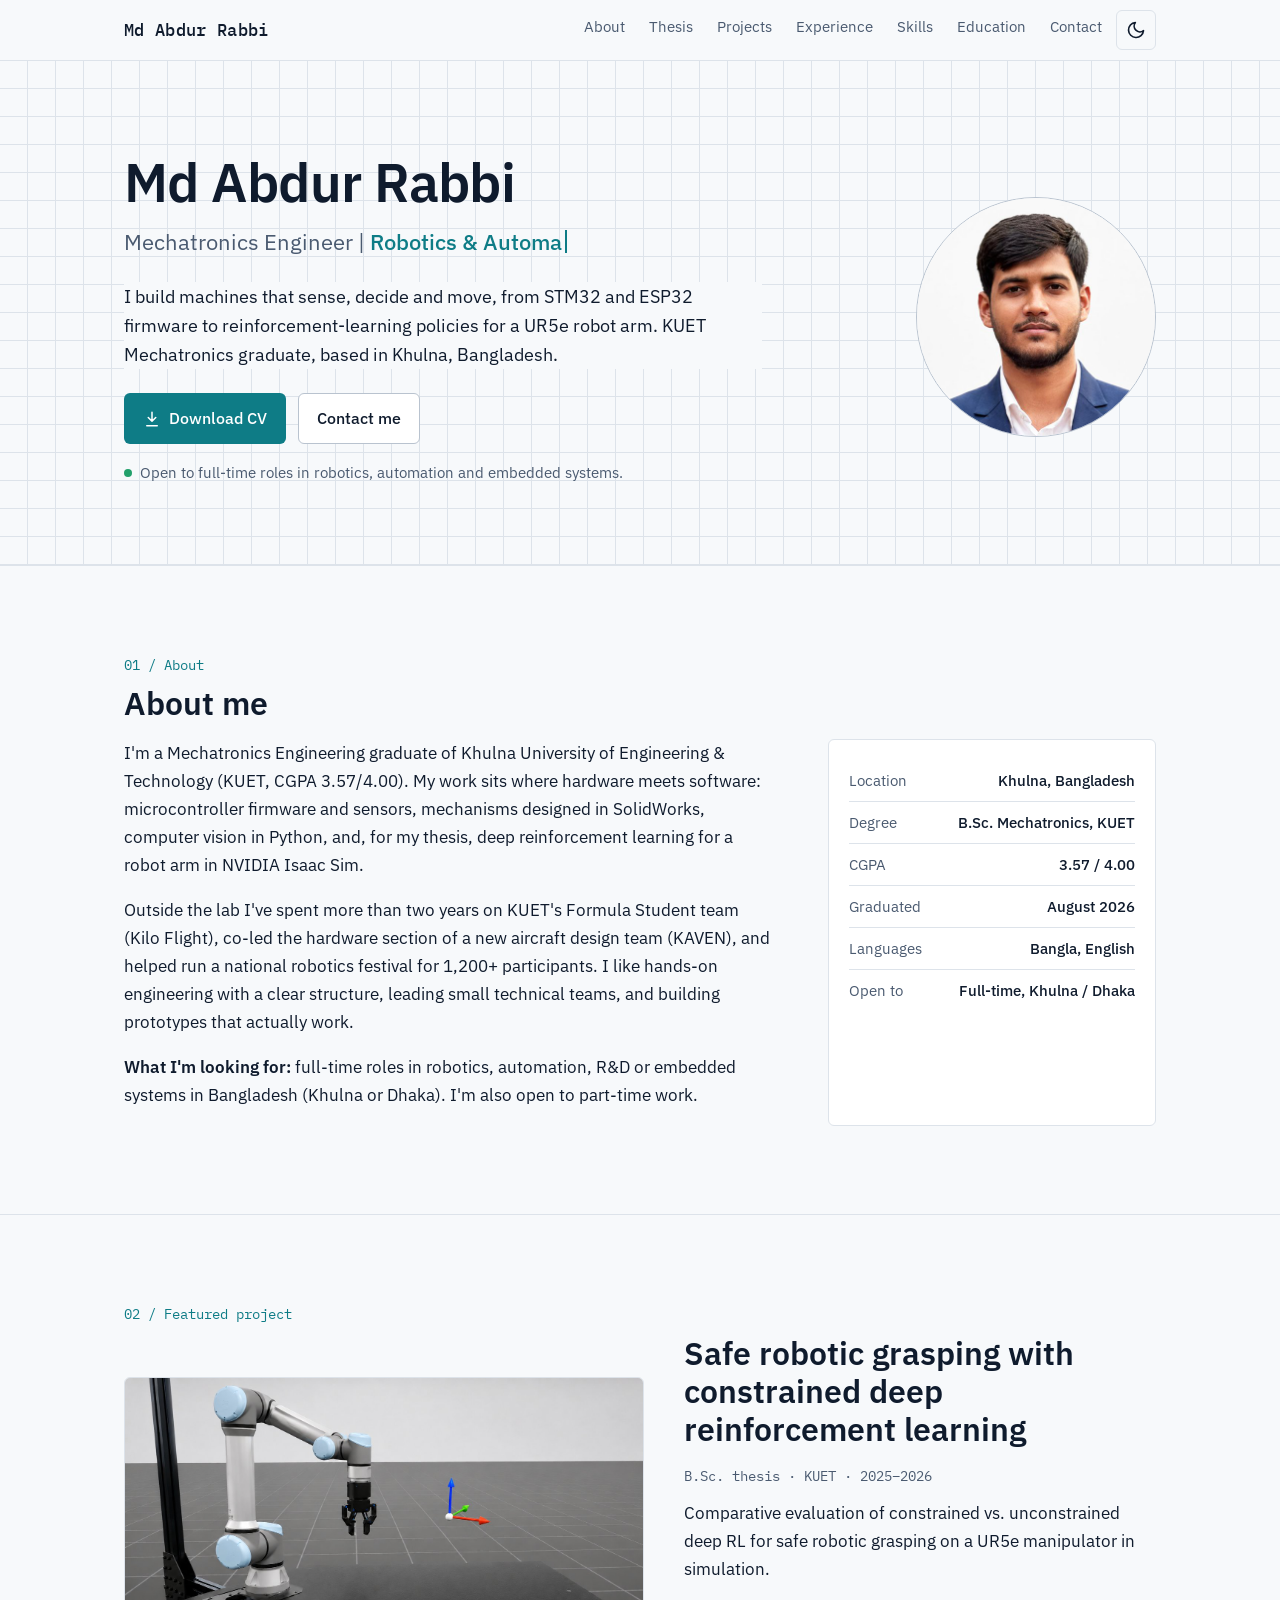
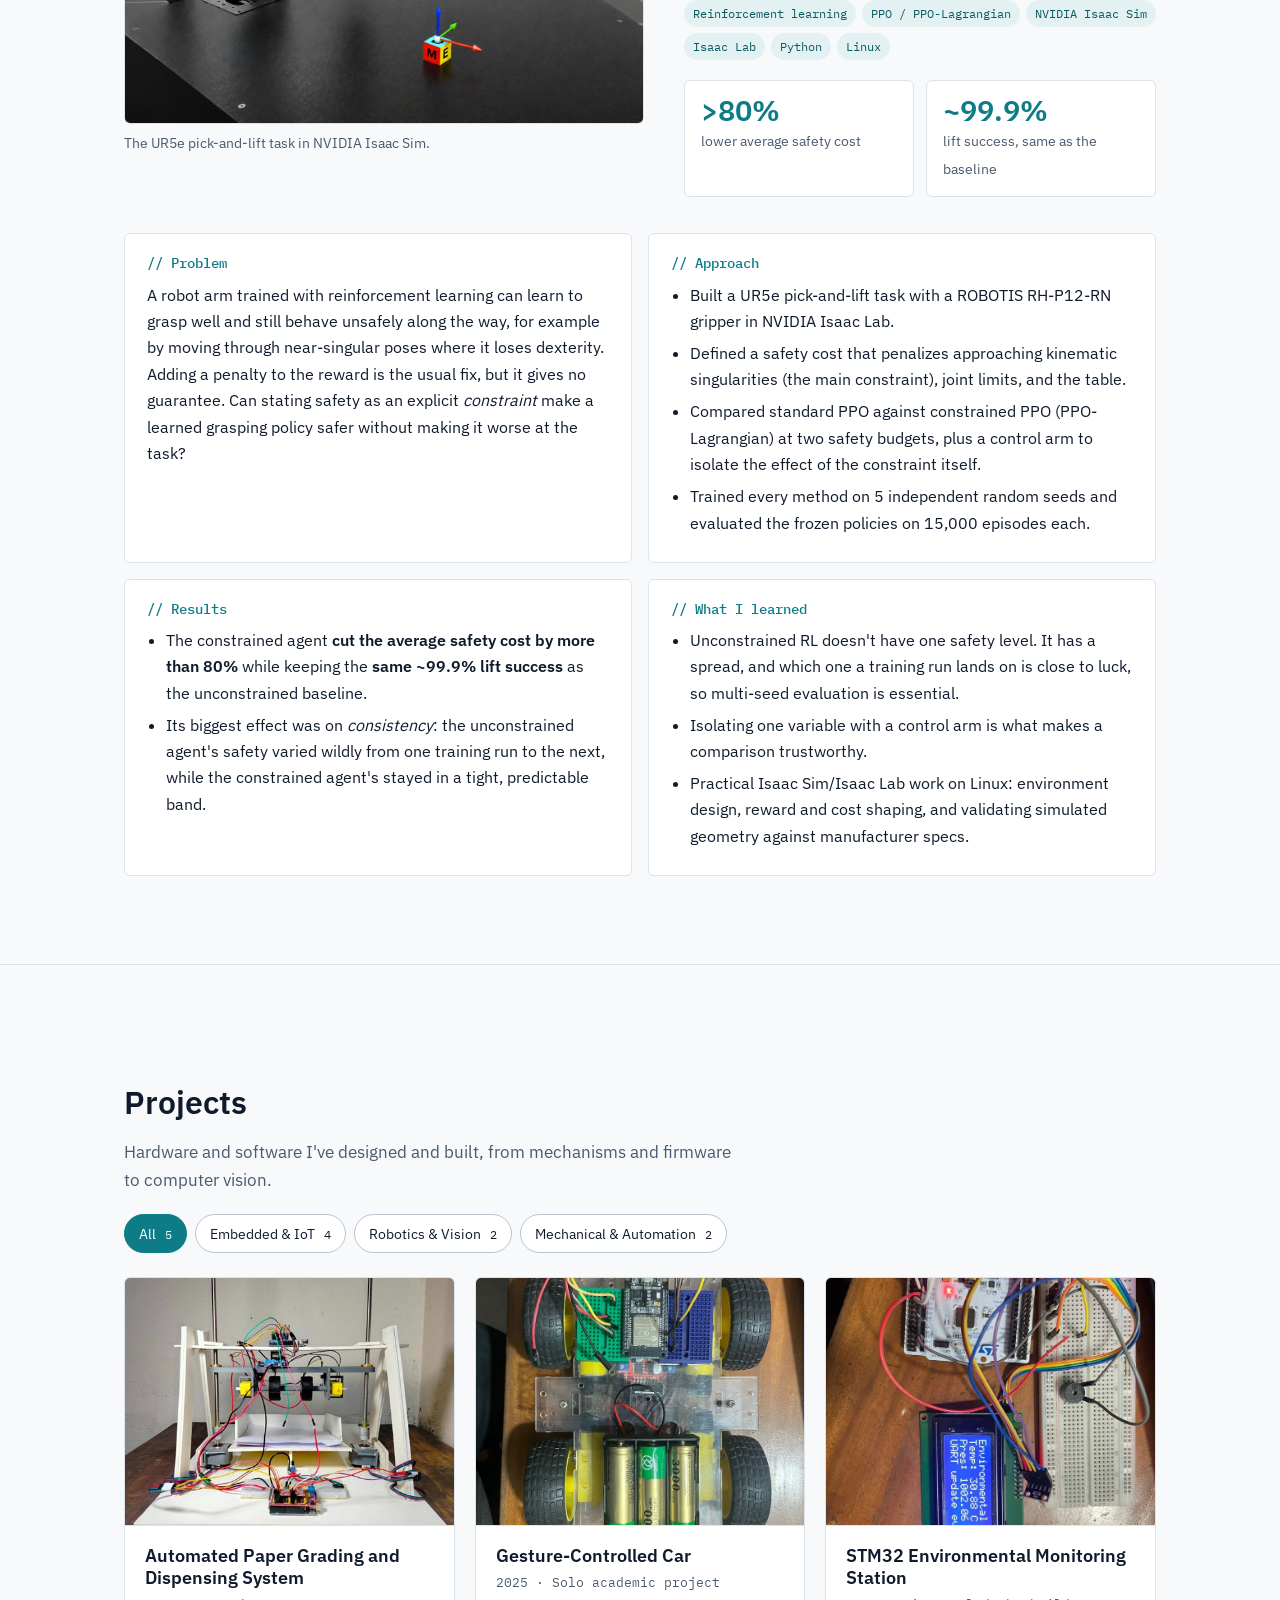
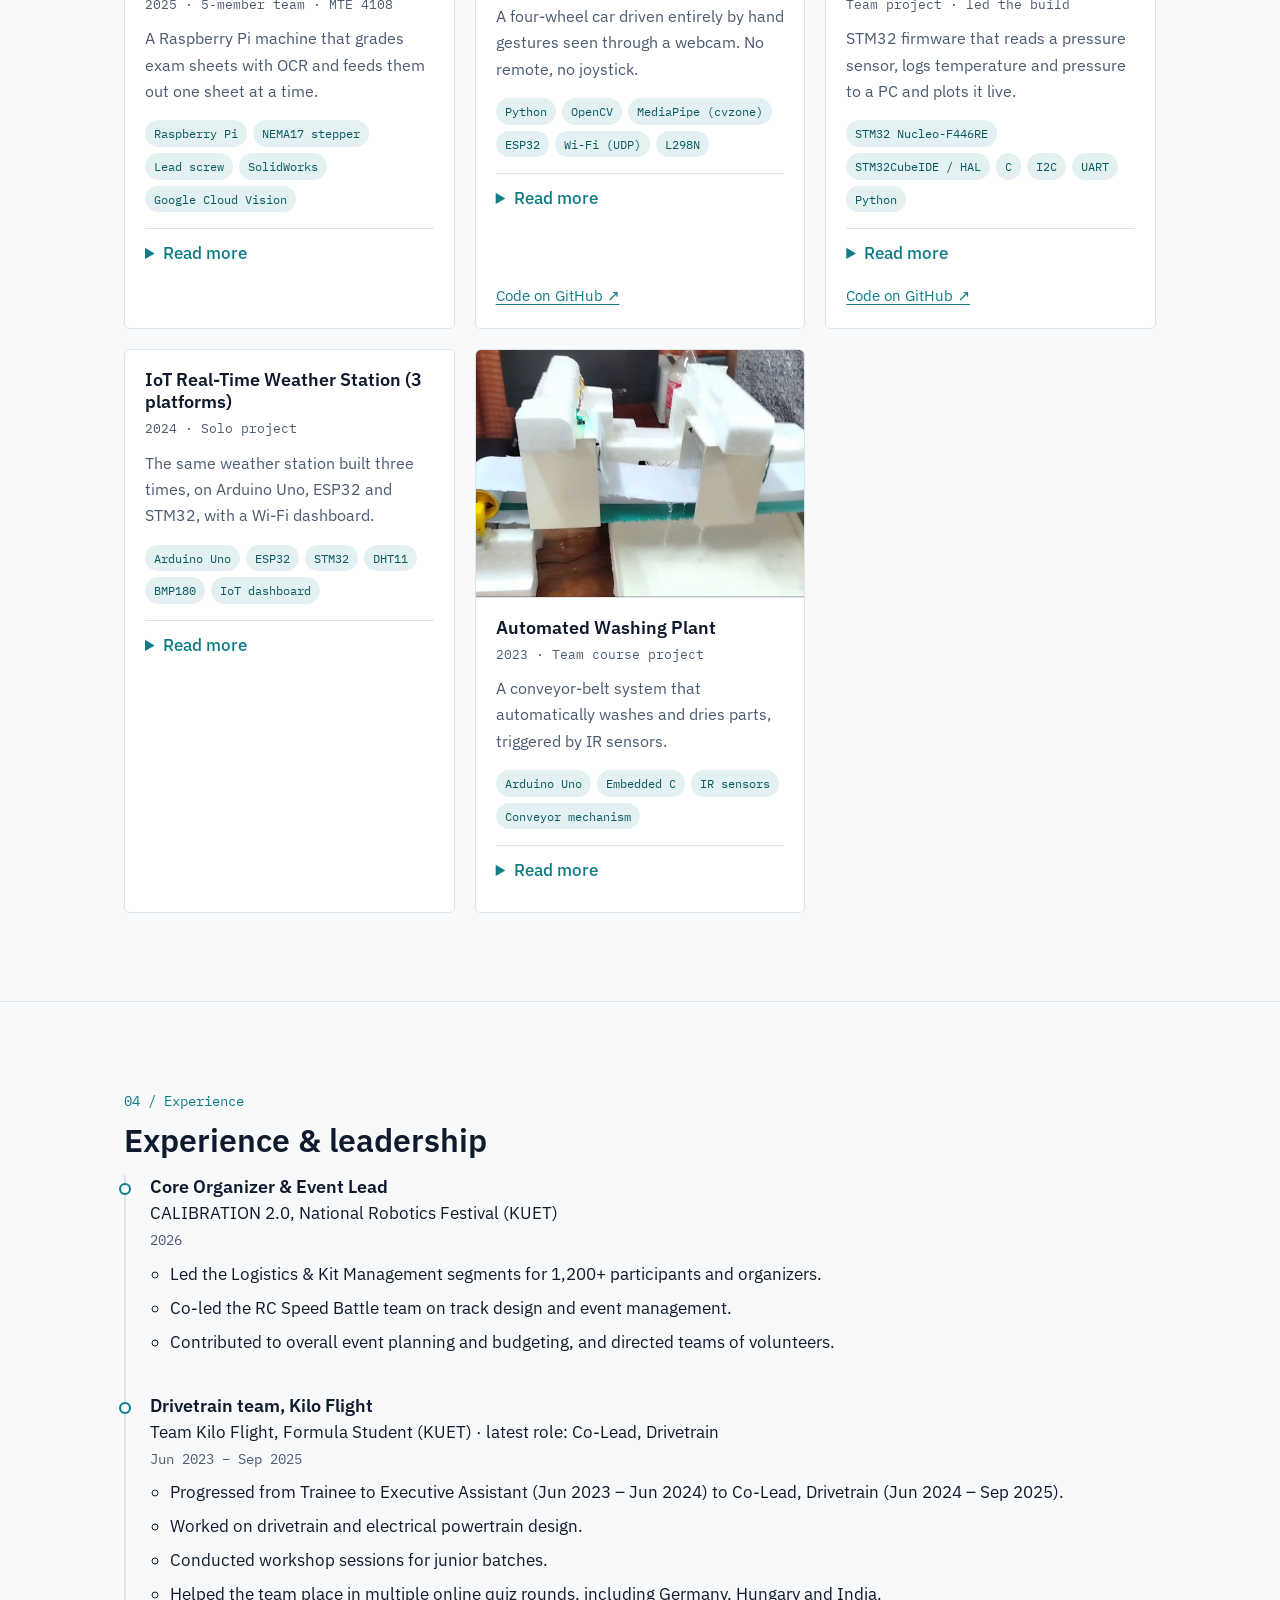
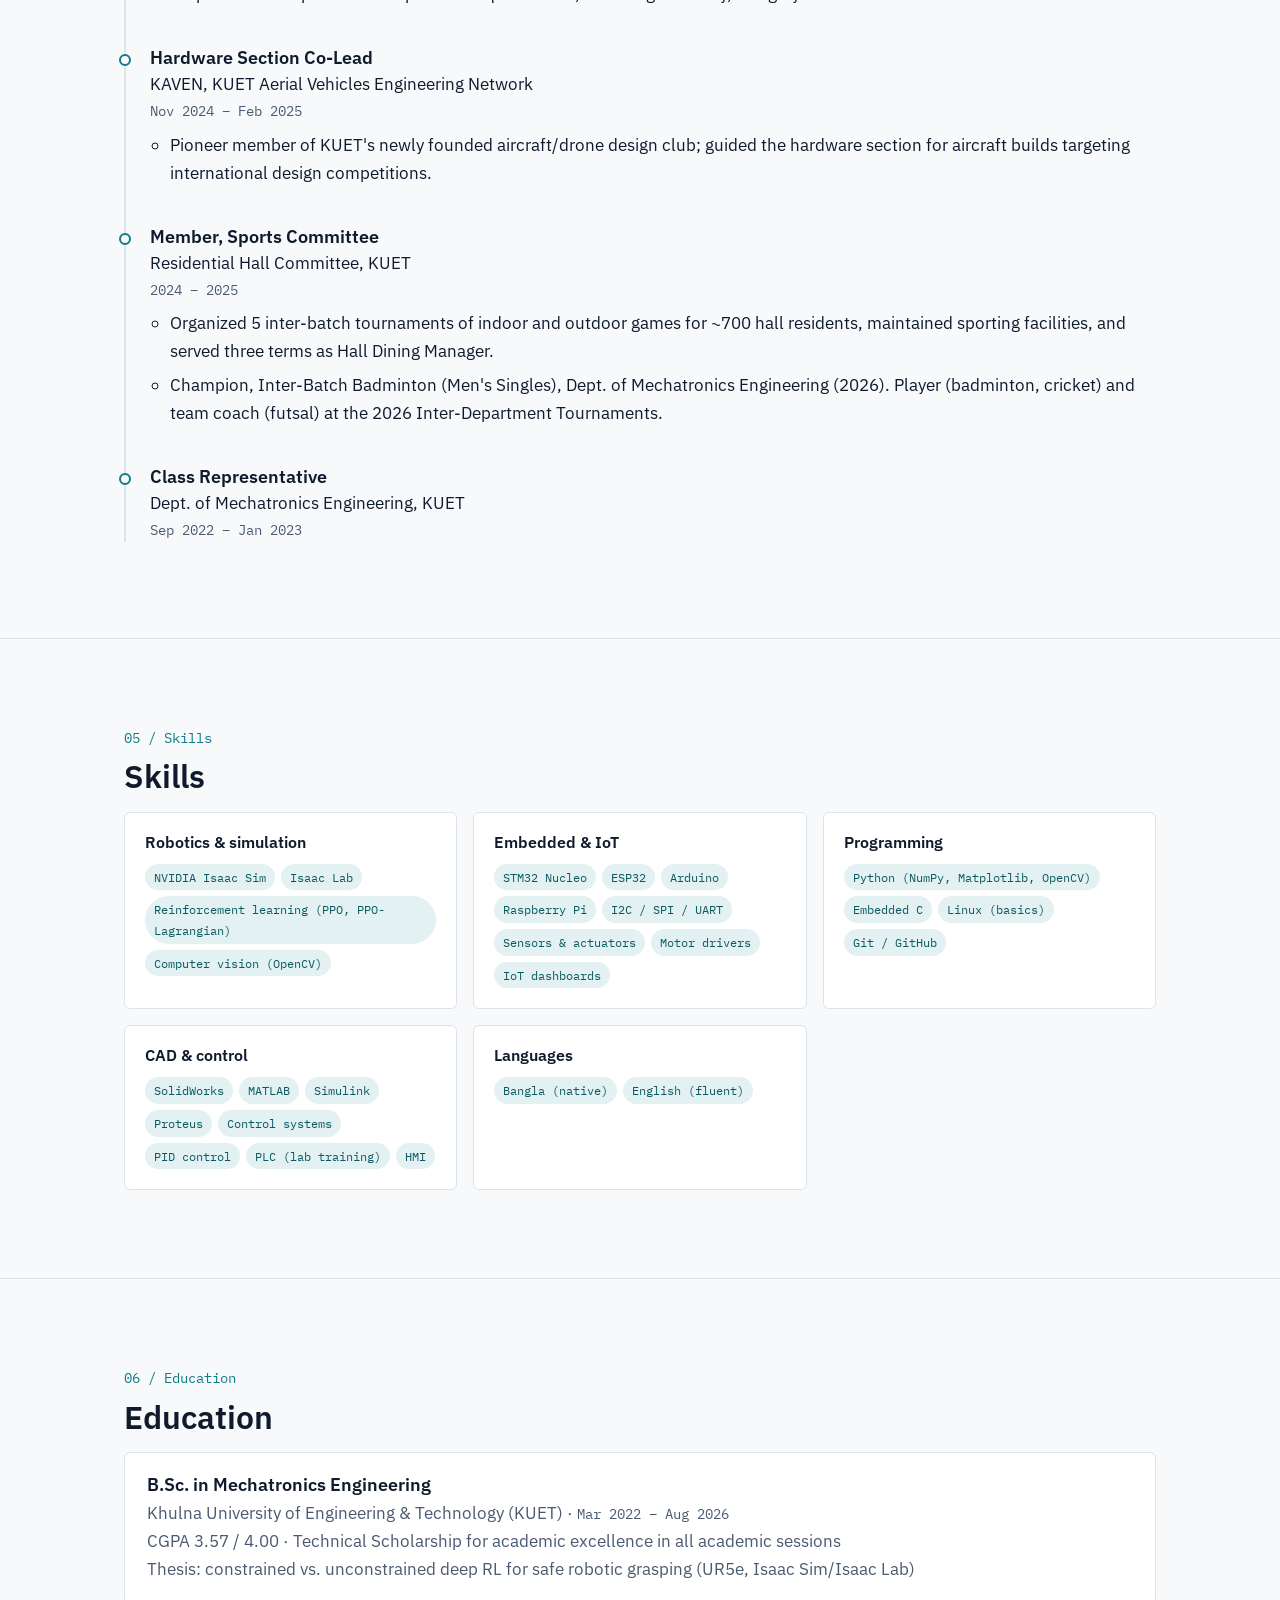
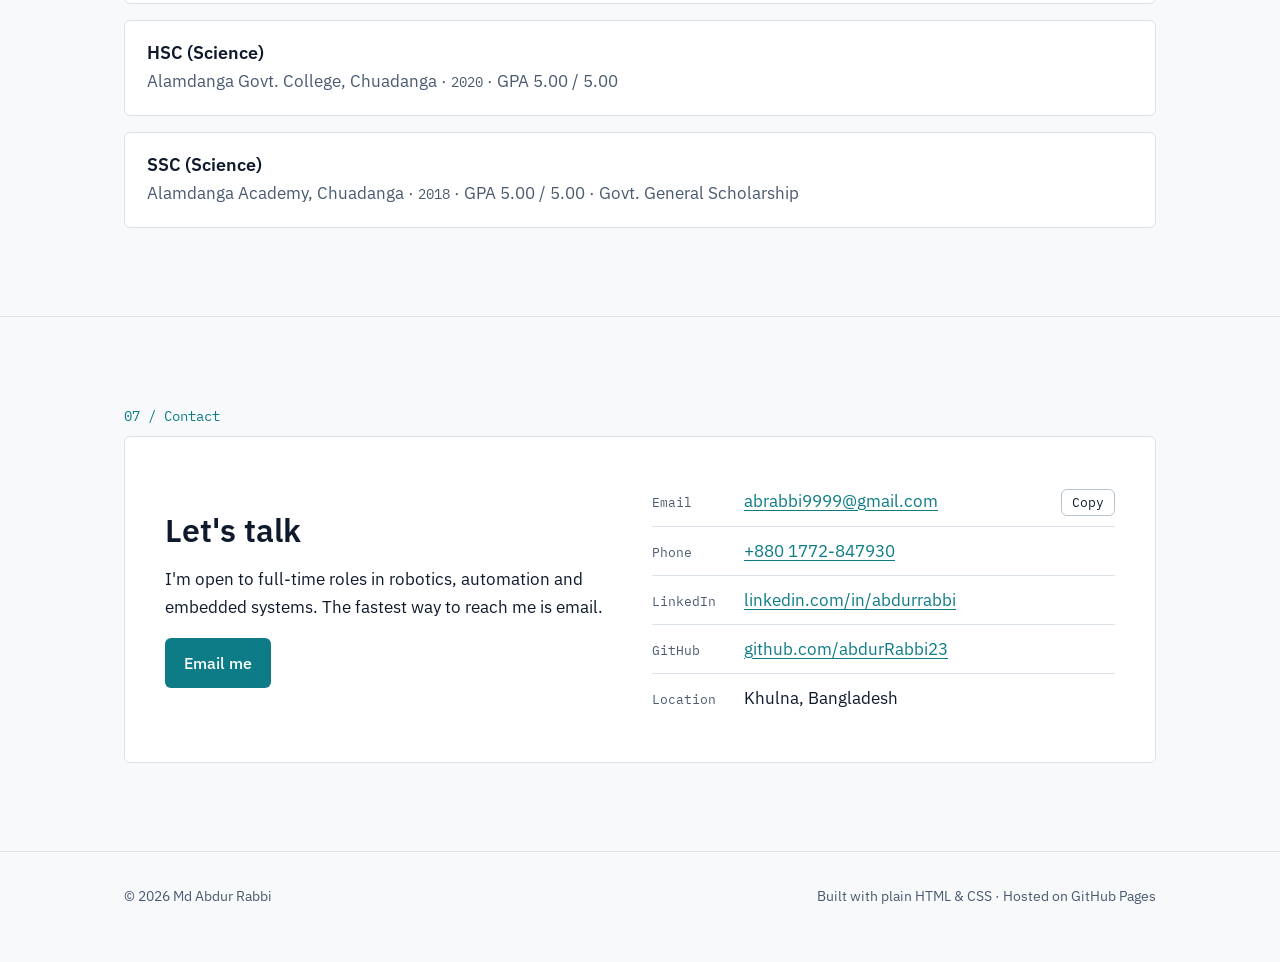
<file: index.html>
<!DOCTYPE html>
<!--
  =====================================================================
  index.html — Md Abdur Rabbi's portfolio (the whole site is this page)
  ---------------------------------------------------------------------
  HOW TO EDIT: every section starts with a big comment banner like
      ===== PROJECTS =====
  Use Ctrl+F in your editor to jump to it. Change only the text between
  the tags. See MAINTAINING.md for step-by-step instructions
  (adding a project, replacing the CV, adding photos, publishing).
  =====================================================================
-->
<html lang="en">
<head>
  <meta charset="utf-8">
  <meta name="viewport" content="width=device-width, initial-scale=1">

  <!-- ===== PAGE TITLE & SEARCH/LINK-PREVIEW INFO (what Google and LinkedIn show) ===== -->
  <title>Md Abdur Rabbi | Mechatronics Engineer, Robotics &amp; Automation</title>
  <meta name="description" content="KUET Mechatronics graduate building robotic, embedded and automation systems: safe RL on a UR5e arm, STM32/ESP32 firmware and hands-on prototypes.">
  <meta name="author" content="Md Abdur Rabbi">
  <!-- Google Search Console ownership proof. Keep this line forever (removing it un-verifies the site). -->
  <meta name="google-site-verification" content="-KSDUiZuho1-F-tDMPb9t9saRdvbdDowSa5OHQzRX9U" />
  <link rel="canonical" href="https://abdurrabbi23.github.io/">

  <!-- Open Graph: the preview card on LinkedIn, Facebook, WhatsApp -->
  <meta property="og:type" content="website">
  <meta property="og:url" content="https://abdurrabbi23.github.io/">
  <meta property="og:title" content="Md Abdur Rabbi | Mechatronics Engineer, Robotics &amp; Automation">
  <meta property="og:description" content="Robotics, embedded systems and automation: safe RL on a UR5e arm, STM32/ESP32 firmware, and hands-on prototypes. KUET Mechatronics graduate.">
  <meta property="og:image" content="https://abdurrabbi23.github.io/assets/img/og-image.jpg">
  <meta property="og:image:width" content="1200">
  <meta property="og:image:height" content="630">
  <meta property="og:image:alt" content="Md Abdur Rabbi, Mechatronics Engineer, Robotics and Automation">
  <meta name="twitter:card" content="summary_large_image">

  <!-- Browser-tab icon -->
  <link rel="icon" href="favicon.ico" sizes="32x32">
  <link rel="icon" href="favicon.svg" type="image/svg+xml">
  <link rel="apple-touch-icon" href="assets/img/apple-touch-icon.png">
  <meta name="theme-color" content="#0e7c86">

  <!-- Fonts (IBM Plex) are stored on this site in assets/fonts/ (see the top of css/style.css).
       These two lines just start downloading the most-used ones early. -->
  <link rel="preload" href="assets/fonts/ibm-plex-sans-400.woff2" as="font" type="font/woff2" crossorigin>
  <link rel="preload" href="assets/fonts/ibm-plex-sans-600.woff2" as="font" type="font/woff2" crossorigin>

  <link rel="stylesheet" href="css/style.css">

  <!-- Sets light/dark mode before the page draws (prevents a white flash). -->
  <script>
    (function () {
      var saved = null;
      try { saved = localStorage.getItem('theme'); } catch (e) {}
      var prefersDark = window.matchMedia && window.matchMedia('(prefers-color-scheme: dark)').matches;
      document.documentElement.dataset.theme = saved || (prefersDark ? 'dark' : 'light');
      document.documentElement.classList.add('js');  // lets the CSS know animations can run
    })();
  </script>

  <!-- Structured data: helps Google understand who this page is about -->
  <script type="application/ld+json">
  {
    "@context": "https://schema.org",
    "@type": "Person",
    "name": "Md Abdur Rabbi",
    "jobTitle": "Mechatronics Engineer",
    "image": "https://abdurrabbi23.github.io/assets/img/profile.jpg",
    "url": "https://abdurrabbi23.github.io/",
    "email": "mailto:abrabbi9999@gmail.com",
    "address": { "@type": "PostalAddress", "addressLocality": "Khulna", "addressCountry": "BD" },
    "alumniOf": "Khulna University of Engineering & Technology (KUET)",
    "sameAs": ["https://www.linkedin.com/in/abdurrabbi", "https://github.com/abdurRabbi23"]
  }
  </script>
</head>

<body>
  <a class="skip-link" href="#main">Skip to content</a>

  <!-- ===== HEADER & NAVIGATION ===== -->
  <header class="site-header">
    <nav class="container nav" aria-label="Main">
      <a class="logo" href="#top">Md Abdur Rabbi</a>
      <div class="nav-right">
        <ul class="nav-links" id="nav-links">
          <li><a href="#about">About</a></li>
          <li><a href="#thesis">Thesis</a></li>
          <li><a href="#projects">Projects</a></li>
          <li><a href="#experience">Experience</a></li>
          <li><a href="#skills">Skills</a></li>
          <li><a href="#education">Education</a></li>
          <li><a href="#contact">Contact</a></li>
        </ul>
        <button class="icon-btn" id="theme-toggle" type="button" aria-label="Switch theme">
          <!-- moon icon (shown in light mode) -->
          <svg class="icon-moon" viewBox="0 0 24 24" fill="none" stroke="currentColor" stroke-width="2" stroke-linecap="round" stroke-linejoin="round" aria-hidden="true"><path d="M21 12.8A9 9 0 1 1 11.2 3a7 7 0 0 0 9.8 9.8z"/></svg>
          <!-- sun icon (shown in dark mode) -->
          <svg class="icon-sun" viewBox="0 0 24 24" fill="none" stroke="currentColor" stroke-width="2" stroke-linecap="round" aria-hidden="true"><circle cx="12" cy="12" r="4"/><path d="M12 2v2M12 20v2M4.9 4.9l1.4 1.4M17.7 17.7l1.4 1.4M2 12h2M20 12h2M4.9 19.1l1.4-1.4M17.7 6.3l1.4-1.4"/></svg>
        </button>
        <button class="icon-btn menu-btn" id="menu-toggle" type="button" aria-label="Open menu" aria-expanded="false" aria-controls="nav-links">
          <svg viewBox="0 0 24 24" fill="none" stroke="currentColor" stroke-width="2" stroke-linecap="round" aria-hidden="true"><path d="M4 6h16M4 12h16M4 18h16"/></svg>
        </button>
      </div>
    </nav>
    <!-- Thin bar that fills up as you scroll down the page (driven by js/main.js) -->
    <div class="scroll-progress" aria-hidden="true"><span id="scroll-progress-bar"></span></div>
  </header>

  <main id="main">

    <!-- ===== HERO (first screen) ===== -->
    <section class="hero" id="top">
      <div class="container hero-inner">
        <div>
          <h1>Md Abdur Rabbi</h1>
          <!-- ROTATING KEYWORDS: edit the words in data-words, separated by | (keep the first one
               the same as the text inside the span; that's what shows if animations are off). -->
          <p class="headline">Mechatronics Engineer <span class="sep">|</span> <span class="rotator" data-words="Robotics &amp; Automation|Embedded Systems|Computer Vision|Reinforcement Learning">Robotics &amp; Automation</span></p>
          <p class="intro">I build machines that sense, decide and move, from STM32 and ESP32 firmware to reinforcement-learning policies for a UR5e robot arm. KUET Mechatronics graduate, based in Khulna, Bangladesh.</p>
          <div class="hero-actions">
            <a class="btn btn-primary" href="assets/cv/Md_Abdur_Rabbi_CV.pdf" download>
              <svg viewBox="0 0 24 24" fill="none" stroke="currentColor" stroke-width="2" stroke-linecap="round" stroke-linejoin="round" aria-hidden="true"><path d="M12 3v12M7 10l5 5 5-5M5 21h14"/></svg>
              Download CV
            </a>
            <a class="btn btn-ghost" href="#contact">Contact me</a>
          </div>
          <p class="availability">Open to full-time roles in robotics, automation and embedded systems.</p>
        </div>
        <!-- PROFILE PHOTO: to change it, replace assets/img/profile.jpg with a new SQUARE photo
             (same file name), e.g.  python tools/shrink_image.py "C:/path/photo.jpg" assets/img/profile.jpg 480 -->
        <img class="avatar" src="assets/img/profile.jpg" alt="Photo of Md Abdur Rabbi" width="240" height="240">
      </div>
    </section>


    <!-- ===== ABOUT ===== -->
    <section class="section" id="about">
      <div class="container">
        <p class="section-label">01 / About</p>
        <h2>About me</h2>
        <div class="about-grid">
          <div>
            <p>I'm a Mechatronics Engineering graduate of Khulna University of Engineering &amp; Technology (KUET, CGPA 3.57/4.00). My work sits where hardware meets software: microcontroller firmware and sensors, mechanisms designed in SolidWorks, computer vision in Python, and, for my thesis, deep reinforcement learning for a robot arm in NVIDIA Isaac Sim.</p>
            <p>Outside the lab I've spent more than two years on KUET's Formula Student team (Kilo Flight), co-led the hardware section of a new aircraft design team (KAVEN), and helped run a national robotics festival for 1,200+ participants. I like hands-on engineering with a clear structure, leading small technical teams, and building prototypes that actually work.</p>
            <p><strong>What I'm looking for:</strong> full-time roles in robotics, automation, R&amp;D or embedded systems in Bangladesh (Khulna or Dhaka). I'm also open to part-time work.</p>
          </div>
          <ul class="facts">
            <li><span>Location</span><span>Khulna, Bangladesh</span></li>
            <li><span>Degree</span><span>B.Sc. Mechatronics, KUET</span></li>
            <li><span>CGPA</span><span>3.57 / 4.00</span></li>
            <li><span>Graduated</span><span>August 2026</span></li>
            <li><span>Languages</span><span>Bangla, English</span></li>
            <li><span>Open to</span><span>Full-time, Khulna / Dhaka</span></li>
          </ul>
        </div>
      </div>
    </section>


    <!-- ===== FEATURED: THESIS ===== -->
    <section class="section" id="thesis">
      <div class="container">
        <p class="section-label">02 / Featured project</p>
        <div class="thesis-top">
          <figure>
            <img src="assets/img/thesis-isaac-sim.jpg" width="1400" height="933"
                 alt="UR5e robot arm with a two-finger gripper above a cube in NVIDIA Isaac Sim">
            <figcaption>The UR5e pick-and-lift task in NVIDIA Isaac Sim.</figcaption>
          </figure>
          <div>
            <h2>Safe robotic grasping with constrained deep reinforcement learning</h2>
            <p class="thesis-meta">B.Sc. thesis · KUET · 2025–2026</p>
            <p>Comparative evaluation of constrained vs. unconstrained deep RL for safe robotic grasping on a UR5e manipulator in simulation.</p>
            <ul class="tags" aria-label="Technologies">
              <li>Reinforcement learning</li><li>PPO / PPO-Lagrangian</li><li>NVIDIA Isaac Sim</li><li>Isaac Lab</li><li>Python</li><li>Linux</li>
            </ul>
            <div class="stats">
              <div class="stat"><b data-count="80" data-prefix="&gt;" data-suffix="%">&gt;80%</b><span>lower average safety cost</span></div>
              <div class="stat"><b data-count="99.9" data-decimals="1" data-prefix="~" data-suffix="%">~99.9%</b><span>lift success, same as the baseline</span></div>
            </div>
          </div>
        </div>

        <div class="case-study">
          <div class="case-block">
            <h3><span aria-hidden="true">// </span>Problem</h3>
            <p>A robot arm trained with reinforcement learning can learn to grasp well and still behave unsafely along the way, for example by moving through near-singular poses where it loses dexterity. Adding a penalty to the reward is the usual fix, but it gives no guarantee. Can stating safety as an explicit <em>constraint</em> make a learned grasping policy safer without making it worse at the task?</p>
          </div>
          <div class="case-block">
            <h3><span aria-hidden="true">// </span>Approach</h3>
            <ul>
              <li>Built a UR5e pick-and-lift task with a ROBOTIS RH-P12-RN gripper in NVIDIA Isaac Lab.</li>
              <li>Defined a safety cost that penalizes approaching kinematic singularities (the main constraint), joint limits, and the table.</li>
              <li>Compared standard PPO against constrained PPO (PPO-Lagrangian) at two safety budgets, plus a control arm to isolate the effect of the constraint itself.</li>
              <li>Trained every method on 5 independent random seeds and evaluated the frozen policies on 15,000 episodes each.</li>
            </ul>
          </div>
          <div class="case-block">
            <h3><span aria-hidden="true">// </span>Results</h3>
            <ul>
              <li>The constrained agent <strong>cut the average safety cost by more than 80%</strong> while keeping the <strong>same ~99.9% lift success</strong> as the unconstrained baseline.</li>
              <li>Its biggest effect was on <em>consistency</em>: the unconstrained agent's safety varied wildly from one training run to the next, while the constrained agent's stayed in a tight, predictable band.</li>
            </ul>
          </div>
          <div class="case-block">
            <h3><span aria-hidden="true">// </span>What I learned</h3>
            <ul>
              <li>Unconstrained RL doesn't have one safety level. It has a spread, and which one a training run lands on is close to luck, so multi-seed evaluation is essential.</li>
              <li>Isolating one variable with a control arm is what makes a comparison trustworthy.</li>
              <li>Practical Isaac Sim/Isaac Lab work on Linux: environment design, reward and cost shaping, and validating simulated geometry against manufacturer specs.</li>
            </ul>
          </div>
        </div>
      </div>
    </section>


    <!-- ===== PROJECTS =====
         Each project is one <article class="card"> ... </article> block.
         To add a project: copy a whole block, paste it, and change the text.
         data-category="..." decides which filter button shows the card. Use one or more of:
         embedded  vision  mechanical   (separated by spaces)
         (See MAINTAINING.md for a ready-to-paste template.) -->
    <section class="section" id="projects">
      <div class="container">
        <p class="section-label">03 / Projects</p>
        <h2>Projects</h2>
        <p class="section-intro">Hardware and software I've designed and built, from mechanisms and firmware to computer vision.</p>

        <!-- Filter buttons: data-filter must match a word used in the cards' data-category -->
        <div class="filters" id="project-filters" role="group" aria-label="Filter projects" hidden>
          <button type="button" class="filter-btn" data-filter="all" aria-pressed="true">All</button>
          <button type="button" class="filter-btn" data-filter="embedded" aria-pressed="false">Embedded &amp; IoT</button>
          <button type="button" class="filter-btn" data-filter="vision" aria-pressed="false">Robotics &amp; Vision</button>
          <button type="button" class="filter-btn" data-filter="mechanical" aria-pressed="false">Mechanical &amp; Automation</button>
        </div>

        <div class="projects-grid">

          <!-- ----- Project: Automated Paper Grading and Dispensing System ----- -->
          <article class="card" data-category="mechanical vision">
            <img class="card-img" src="assets/img/paper-grader-prototype.jpg" width="506" height="537" loading="lazy"
                 alt="Prototype of the automated paper grading and dispensing machine with rollers, lead screws and control boards">
            <div class="card-body">
              <h3>Automated Paper Grading and Dispensing System</h3>
              <p class="card-meta">2025 · 5-member team · MTE 4108</p>
              <p class="card-summary">A Raspberry Pi machine that grades exam sheets with OCR and feeds them out one sheet at a time.</p>
              <ul class="tags" aria-label="Technologies">
                <li>Raspberry Pi</li><li>NEMA17 stepper</li><li>Lead screw</li><li>SolidWorks</li><li>Google Cloud Vision</li>
              </ul>
              <details>
                <summary>Read more</summary>
                <ul>
                  <li><strong>Problem:</strong> Grading paper exams by hand is slow, repetitive and error-prone.</li>
                  <li><strong>The system:</strong> A camera captures each answer sheet. OCR (Google Cloud Vision) reads the answers and checks them against a stored key, and the score is shown on a laptop. A roller mechanism then dispenses the graded sheet and feeds the next one.</li>
                  <li><strong>My role:</strong> I helped design the NEMA17 lead-screw paper-feed mechanism, which lowers the roller carriage by 0.12 mm per sheet (the thickness of 100 GSM paper), debugged the hardware, and integrated the Raspberry Pi control for the OCR grading pipeline.</li>
                  <li><strong>Result:</strong> Built and demonstrated as a working prototype (MTE 4108 Design of Mechatronic Systems sessional).</li>
                </ul>
                <figure>
                  <img src="assets/img/paper-grader-cad.jpg" width="768" height="392" loading="lazy"
                       alt="SolidWorks CAD views of the paper feed frame with rollers and lead screws">
                  <figcaption>SolidWorks model of the feed mechanism.</figcaption>
                </figure>
              </details>
            </div>
          </article>

          <!-- ----- Project: Gesture-Controlled Car ----- -->
          <article class="card" data-category="vision embedded">
            <img class="card-img" src="assets/img/gesture-car.jpg" width="800" height="1067" loading="lazy"
                 alt="Four-wheel robot car with an ESP32 board, motor driver and three 18650 batteries on an acrylic chassis">
            <div class="card-body">
              <h3>Gesture-Controlled Car</h3>
              <p class="card-meta">2025 · Solo academic project</p>
              <p class="card-summary">A four-wheel car driven entirely by hand gestures seen through a webcam. No remote, no joystick.</p>
              <ul class="tags" aria-label="Technologies">
                <li>Python</li><li>OpenCV</li><li>MediaPipe (cvzone)</li><li>ESP32</li><li>Wi-Fi (UDP)</li><li>L298N</li>
              </ul>
              <details>
                <summary>Read more</summary>
                <ul>
                  <li><strong>Problem:</strong> Control a vehicle naturally, without any handheld controller.</li>
                  <li><strong>How it works:</strong> A Python program uses OpenCV and MediaPipe hand tracking (cvzone) to count the raised fingers on the webcam feed. Each count maps to a drive command, which is sent over Wi-Fi (UDP) to an ESP32 on the car. The ESP32 drives four gear motors through an L298N motor driver, powered by three 18650 Li-ion cells.</li>
                  <li><strong>Result:</strong> Drove the real car in real time using finger-count gestures.</li>
                  <li><strong>My role:</strong> Solo. I built the vision software, the ESP32 firmware and the car.</li>
                </ul>
              </details>
              <div class="card-links">
                <a href="https://github.com/abdurRabbi23/hand-gesture-controlled-car" target="_blank" rel="noopener">Code on GitHub ↗</a>
              </div>
            </div>
          </article>

          <!-- ----- Project: STM32 Environmental Monitoring Station ----- -->
          <article class="card" data-category="embedded">
            <img class="card-img" src="assets/img/stm32-station.jpg" width="800" height="1067" loading="lazy"
                 alt="STM32 Nucleo board wired to a BMP280 sensor and a 20x4 LCD showing temperature and pressure readings">
            <div class="card-body">
              <h3>STM32 Environmental Monitoring Station</h3>
              <p class="card-meta">Team project · led the build</p>
              <p class="card-summary">STM32 firmware that reads a pressure sensor, logs temperature and pressure to a PC and plots it live.</p>
              <ul class="tags" aria-label="Technologies">
                <li>STM32 Nucleo-F446RE</li><li>STM32CubeIDE / HAL</li><li>C</li><li>I2C</li><li>UART</li><li>Python</li>
              </ul>
              <details>
                <summary>Read more</summary>
                <ul>
                  <li>Reads a BMP280 sensor over I2C every 2 seconds and shows the values on a 20×4 I2C LCD.</li>
                  <li>Streams CSV data over UART to a PC, where a Python script (pyserial + Matplotlib) plots it live.</li>
                  <li>Modular firmware with separate sensor, LCD and application drivers.</li>
                  <li><strong>My role:</strong> I led the build: firmware, wiring and the Python live plot.</li>
                </ul>
              </details>
              <div class="card-links">
                <a href="https://github.com/abdurRabbi23/stm32-environmental-monitoring-station" target="_blank" rel="noopener">Code on GitHub ↗</a>
              </div>
            </div>
          </article>

          <!-- ----- Project: IoT Real-Time Weather Station (no photo yet) ----- -->
          <article class="card" data-category="embedded">
            <div class="card-body">
              <h3>IoT Real-Time Weather Station (3 platforms)</h3>
              <p class="card-meta">2024 · Solo project</p>
              <p class="card-summary">The same weather station built three times, on Arduino Uno, ESP32 and STM32, with a Wi-Fi dashboard.</p>
              <ul class="tags" aria-label="Technologies">
                <li>Arduino Uno</li><li>ESP32</li><li>STM32</li><li>DHT11</li><li>BMP180</li><li>IoT dashboard</li>
              </ul>
              <details>
                <summary>Read more</summary>
                <ul>
                  <li>Measures temperature, humidity, pressure, rainfall and light (DHT11, BMP180, rain sensor, LDR).</li>
                  <li>Implemented separately on three microcontroller platforms, each with a local LCD, plus a Wi-Fi IoT web dashboard.</li>
                  <li>A hands-on comparison of three embedded toolchains.</li>
                </ul>
              </details>
            </div>
          </article>

          <!-- ----- Project: Automated Washing Plant ----- -->
          <article class="card" data-category="mechanical embedded">
            <img class="card-img" src="assets/img/washing-plant.jpg" width="1400" height="788" loading="lazy"
                 alt="Conveyor-belt washing plant prototype with water flowing onto the belt">
            <div class="card-body">
              <h3>Automated Washing Plant</h3>
              <p class="card-meta">2023 · Team course project</p>
              <p class="card-summary">A conveyor-belt system that automatically washes and dries parts, triggered by IR sensors.</p>
              <ul class="tags" aria-label="Technologies">
                <li>Arduino Uno</li><li>Embedded C</li><li>IR sensors</li><li>Conveyor mechanism</li>
              </ul>
              <details>
                <summary>Read more</summary>
                <ul>
                  <li>A conveyor carries each part through wash and dry stations. IR sensors detect the part and trigger each stage in sequence.</li>
                  <li><strong>My role:</strong> Mechanical build of the conveyor system and the Embedded C control logic on Arduino Uno.</li>
                  <li>Sensor &amp; Instrumentation course project.</li>
                </ul>
              </details>
            </div>
          </article>

        </div>
      </div>
    </section>


    <!-- ===== EXPERIENCE & LEADERSHIP ===== -->
    <section class="section" id="experience">
      <div class="container">
        <p class="section-label">04 / Experience</p>
        <h2>Experience &amp; leadership</h2>
        <ol class="timeline">

          <li>
            <h3>Core Organizer &amp; Event Lead</h3>
            <p class="org">CALIBRATION 2.0, National Robotics Festival (KUET)</p>
            <p class="date">2026</p>
            <ul>
              <li>Led the Logistics &amp; Kit Management segments for 1,200+ participants and organizers.</li>
              <li>Co-led the RC Speed Battle team on track design and event management.</li>
              <li>Contributed to overall event planning and budgeting, and directed teams of volunteers.</li>
            </ul>
          </li>

          <li>
            <h3>Drivetrain team, Kilo Flight</h3>
            <p class="org">Team Kilo Flight, Formula Student (KUET) · latest role: Co-Lead, Drivetrain</p>
            <p class="date">Jun 2023 – Sep 2025</p>
            <ul>
              <li>Progressed from Trainee to Executive Assistant (Jun 2023 – Jun 2024) to Co-Lead, Drivetrain (Jun 2024 – Sep 2025).</li>
              <li>Worked on drivetrain and electrical powertrain design.</li>
              <li>Conducted workshop sessions for junior batches.</li>
              <li>Helped the team place in multiple online quiz rounds, including Germany, Hungary and India.</li>
            </ul>
          </li>

          <li>
            <h3>Hardware Section Co-Lead</h3>
            <p class="org">KAVEN, KUET Aerial Vehicles Engineering Network</p>
            <p class="date">Nov 2024 – Feb 2025</p>
            <ul>
              <li>Pioneer member of KUET's newly founded aircraft/drone design club; guided the hardware section for aircraft builds targeting international design competitions.</li>
            </ul>
          </li>

          <li>
            <h3>Member, Sports Committee</h3>
            <p class="org">Residential Hall Committee, KUET</p>
            <p class="date">2024 – 2025</p>
            <ul>
              <li>Organized 5 inter-batch tournaments of indoor and outdoor games for ~700 hall residents, maintained sporting facilities, and served three terms as Hall Dining Manager.</li>
              <li>Champion, Inter-Batch Badminton (Men's Singles), Dept. of Mechatronics Engineering (2026). Player (badminton, cricket) and team coach (futsal) at the 2026 Inter-Department Tournaments.</li>
            </ul>
          </li>

          <li>
            <h3>Class Representative</h3>
            <p class="org">Dept. of Mechatronics Engineering, KUET</p>
            <p class="date">Sep 2022 – Jan 2023</p>
          </li>

        </ol>
      </div>
    </section>


    <!-- ===== SKILLS ===== -->
    <section class="section" id="skills">
      <div class="container">
        <p class="section-label">05 / Skills</p>
        <h2>Skills</h2>
        <div class="skills-grid">
          <div class="skill-group">
            <h3>Robotics &amp; simulation</h3>
            <ul class="tags"><li>NVIDIA Isaac Sim</li><li>Isaac Lab</li><li>Reinforcement learning (PPO, PPO-Lagrangian)</li><li>Computer vision (OpenCV)</li></ul>
          </div>
          <div class="skill-group">
            <h3>Embedded &amp; IoT</h3>
            <ul class="tags"><li>STM32 Nucleo</li><li>ESP32</li><li>Arduino</li><li>Raspberry Pi</li><li>I2C / SPI / UART</li><li>Sensors &amp; actuators</li><li>Motor drivers</li><li>IoT dashboards</li></ul>
          </div>
          <div class="skill-group">
            <h3>Programming</h3>
            <ul class="tags"><li>Python (NumPy, Matplotlib, OpenCV)</li><li>Embedded C</li><li>Linux (basics)</li><li>Git / GitHub</li></ul>
          </div>
          <div class="skill-group">
            <h3>CAD &amp; control</h3>
            <ul class="tags"><li>SolidWorks</li><li>MATLAB</li><li>Simulink</li><li>Proteus</li><li>Control systems</li><li>PID control</li><li>PLC (lab training)</li><li>HMI</li></ul>
          </div>
          <div class="skill-group">
            <h3>Languages</h3>
            <ul class="tags"><li>Bangla (native)</li><li>English (fluent)</li></ul>
          </div>
        </div>
      </div>
    </section>


    <!-- ===== EDUCATION ===== -->
    <section class="section" id="education">
      <div class="container">
        <p class="section-label">06 / Education</p>
        <h2>Education</h2>
        <ul class="edu-list">
          <li>
            <h3>B.Sc. in Mechatronics Engineering</h3>
            <p>Khulna University of Engineering &amp; Technology (KUET) · <span class="date">Mar 2022 – Aug 2026</span></p>
            <p>CGPA 3.57 / 4.00 · Technical Scholarship for academic excellence in all academic sessions</p>
            <p>Thesis: constrained vs. unconstrained deep RL for safe robotic grasping (UR5e, Isaac Sim/Isaac Lab)</p>
          </li>
          <li>
            <h3>HSC (Science)</h3>
            <p>Alamdanga Govt. College, Chuadanga · <span class="date">2020</span> · GPA 5.00 / 5.00</p>
          </li>
          <li>
            <h3>SSC (Science)</h3>
            <p>Alamdanga Academy, Chuadanga · <span class="date">2018</span> · GPA 5.00 / 5.00 · Govt. General Scholarship</p>
          </li>
        </ul>
      </div>
    </section>


    <!-- ===== CONTACT ===== -->
    <section class="section" id="contact">
      <div class="container">
        <p class="section-label">07 / Contact</p>
        <div class="contact-box">
          <div>
            <h2>Let's talk</h2>
            <p>I'm open to full-time roles in robotics, automation and embedded systems. The fastest way to reach me is email.</p>
            <a class="btn btn-primary" href="mailto:abrabbi9999@gmail.com">Email me</a>
          </div>
          <ul class="contact-list">
            <li><span>Email</span><a href="mailto:abrabbi9999@gmail.com">abrabbi9999@gmail.com</a><button type="button" class="copy-btn" data-copy="abrabbi9999@gmail.com" hidden>Copy</button></li>
            <li><span>Phone</span><a href="tel:+8801772847930">+880 1772-847930</a></li>
            <li><span>LinkedIn</span><a href="https://www.linkedin.com/in/abdurrabbi" target="_blank" rel="noopener">linkedin.com/in/abdurrabbi</a></li>
            <li><span>GitHub</span><a href="https://github.com/abdurRabbi23" target="_blank" rel="noopener">github.com/abdurRabbi23</a></li>
            <li><span>Location</span>Khulna, Bangladesh</li>
          </ul>
        </div>
      </div>
    </section>

    <!-- Invisible: reads short updates aloud to screen-reader users ("Showing 2 projects", "Email copied") -->
    <p class="sr-only" id="sr-status" aria-live="polite"></p>
  </main>

  <!-- ===== FOOTER ===== -->
  <footer class="site-footer">
    <div class="container">
      <p>© <span id="year">2026</span> Md Abdur Rabbi</p>
      <p>Built with plain HTML &amp; CSS · Hosted on GitHub Pages</p>
    </div>
  </footer>

  <!-- Back-to-top button (appears after scrolling down) -->
  <a class="to-top" href="#top" aria-label="Back to top">
    <svg viewBox="0 0 24 24" fill="none" stroke="currentColor" stroke-width="2" stroke-linecap="round" stroke-linejoin="round" aria-hidden="true"><path d="M12 19V5M5 12l7-7 7 7"/></svg>
  </a>

  <script src="js/main.js"></script>
</body>
</html>
</file>
<file: css/style.css>
/* =====================================================================
   style.css — all the looks of the site (design "Blueprint")
   ---------------------------------------------------------------------
   HOW TO CHANGE COLORS: edit the variables in section 1 below.
   - The first block is LIGHT mode, the next two blocks are DARK mode
     (one for "follow the device setting", one for "user pressed the
     toggle"). Keep the two dark blocks identical.
   FONTS: IBM Plex files live in assets/fonts/ (loaded by section 0 below).
   To change fonts, replace those @font-face blocks and --font-sans / --font-mono.
   ===================================================================== */


/* ---------- 0. Fonts (self-hosted, so the site never waits for another server) ---------- */
/* IBM Plex, SIL Open Font License (assets/fonts/OFL-LICENSE.txt). "swap" = show text
   immediately in a system font, then switch to IBM Plex as soon as it has loaded. */
@font-face { font-family: "IBM Plex Sans"; font-style: normal; font-weight: 400; font-display: swap; src: url("../assets/fonts/ibm-plex-sans-400.woff2") format("woff2"); }
@font-face { font-family: "IBM Plex Sans"; font-style: normal; font-weight: 500; font-display: swap; src: url("../assets/fonts/ibm-plex-sans-500.woff2") format("woff2"); }
@font-face { font-family: "IBM Plex Sans"; font-style: normal; font-weight: 600; font-display: swap; src: url("../assets/fonts/ibm-plex-sans-600.woff2") format("woff2"); }
@font-face { font-family: "IBM Plex Mono"; font-style: normal; font-weight: 400; font-display: swap; src: url("../assets/fonts/ibm-plex-mono-400.woff2") format("woff2"); }
@font-face { font-family: "IBM Plex Mono"; font-style: normal; font-weight: 500; font-display: swap; src: url("../assets/fonts/ibm-plex-mono-500.woff2") format("woff2"); }


/* ---------- 1. Colors & fonts (design tokens) ---------- */
:root {
  --bg:          #f7f9fb;   /* page background */
  --surface:     #ffffff;   /* cards */
  --text:        #0f1b2d;   /* main text */
  --muted:       #4a5a70;   /* secondary text */
  --line:        #dde3ea;   /* thin borders, grid lines */
  --line-strong: #b9c3cf;   /* button outlines */
  --accent:      #0e7c86;   /* teal: links, main button */
  --on-accent:   #ffffff;   /* text on top of the teal button */
  --tag-bg:      #e3f1f2;   /* skill/tech tag background */
  --tag-text:    #0a5a61;   /* skill/tech tag text */
  --shadow:      rgba(15, 27, 45, .28); /* card hover shadow */

  --font-sans: "IBM Plex Sans", system-ui, -apple-system, "Segoe UI", Roboto, sans-serif;
  --font-mono: "IBM Plex Mono", ui-monospace, Consolas, monospace;
  --radius: 6px;
  --max-width: 1080px;      /* width of the content column */
  color-scheme: light;
}

/* Dark mode, when the visitor's device is set to dark (and they haven't chosen light) */
@media (prefers-color-scheme: dark) {
  :root:not([data-theme="light"]) {
    --bg: #0d1520; --surface: #131e2c; --text: #e6edf5; --muted: #9fb0c3;
    --line: #223044; --line-strong: #34465e; --accent: #3cc4cf; --on-accent: #062a2e;
    --tag-bg: #12323a; --tag-text: #8fe3ea; --shadow: rgba(0, 0, 0, .6);
    color-scheme: dark;
  }
}
/* Dark mode, when the visitor pressed the theme toggle */
:root[data-theme="dark"] {
  --bg: #0d1520; --surface: #131e2c; --text: #e6edf5; --muted: #9fb0c3;
  --line: #223044; --line-strong: #34465e; --accent: #3cc4cf; --on-accent: #062a2e;
  --tag-bg: #12323a; --tag-text: #8fe3ea; --shadow: rgba(0, 0, 0, .6);
  color-scheme: dark;
}


/* ---------- 2. Basics ---------- */
*, *::before, *::after { box-sizing: border-box; }
html { scroll-behavior: smooth; scroll-padding-top: 72px; /* room for the sticky header */ }
@media (prefers-reduced-motion: reduce) { html { scroll-behavior: auto; } }

body {
  margin: 0;
  font-family: var(--font-sans);
  font-size: 1.0625rem;          /* 17px */
  line-height: 1.65;
  background: var(--bg);
  color: var(--text);
  -webkit-font-smoothing: antialiased;
}
img { max-width: 100%; height: auto; display: block; }
[hidden] { display: none !important; }
a { color: var(--accent); text-underline-offset: 3px; }
a:hover { text-decoration-thickness: 2px; }
h1, h2, h3 { line-height: 1.2; margin: 0 0 .5em; }
h2 { font-size: clamp(1.5rem, 1.2rem + 1.2vw, 2rem); font-weight: 600; }
h3 { font-size: 1.15rem; font-weight: 600; }
p { margin: 0 0 1em; }
ul { margin: 0 0 1em; padding-left: 1.2em; }
li { margin-bottom: .35em; }

/* Keyboard focus outline (only shows when using Tab, not mouse clicks) */
:focus-visible { outline: 3px solid var(--accent); outline-offset: 2px; border-radius: 2px; }

/* Content column */
.container { width: 100%; max-width: var(--max-width); margin: 0 auto; padding: 0 16px; }
@media (min-width: 720px) { .container { padding: 0 24px; } }

/* "Skip to content" link for keyboard/screen-reader users (hidden until focused) */
.skip-link { position: absolute; left: -9999px; top: 8px; background: var(--accent); color: var(--on-accent); padding: 8px 12px; border-radius: var(--radius); z-index: 100; }
.skip-link:focus { left: 8px; }

/* Small monospace "label" style used for section numbers, dates, tags */
.mono { font-family: var(--font-mono); }


/* ---------- 3. Header & navigation ---------- */
.site-header {
  position: sticky; top: 0; z-index: 50;
  background: var(--bg);
  border-bottom: 1px solid var(--line);
}
.nav { display: flex; align-items: center; justify-content: space-between; gap: 12px; min-height: 60px; }
.logo { font-family: var(--font-mono); font-weight: 500; color: var(--text); text-decoration: none; letter-spacing: .02em; }
.nav-right { display: flex; align-items: center; gap: 4px; }

.nav-links { list-style: none; margin: 0; padding: 0; display: flex; gap: 4px; }
.nav-links a { display: block; padding: 8px 10px; color: var(--muted); text-decoration: none; font-size: .95rem; border-radius: var(--radius); }
.nav-links a:hover { color: var(--text); background: var(--tag-bg); }

.icon-btn {
  display: inline-flex; align-items: center; justify-content: center;
  width: 40px; height: 40px; padding: 0;
  background: transparent; color: var(--text);
  border: 1px solid var(--line); border-radius: var(--radius); cursor: pointer;
}
.icon-btn:hover { border-color: var(--line-strong); }
.icon-btn svg { width: 20px; height: 20px; }
/* The theme button shows a moon in light mode and a sun in dark mode */
.icon-sun { display: none; }
:root[data-theme="dark"] .icon-sun { display: block; }
:root[data-theme="dark"] .icon-moon { display: none; }

/* Mobile: links hide behind the menu button */
.menu-btn { display: none; }
@media (max-width: 859px) {
  .menu-btn { display: inline-flex; }
  .nav-links {
    display: none;
    position: absolute; left: 0; right: 0; top: 100%;
    flex-direction: column; gap: 0;
    background: var(--bg); border-bottom: 1px solid var(--line);
    padding: 8px 16px 16px;
  }
  .nav-links.open { display: flex; }
  .nav-links a { padding: 12px 8px; font-size: 1rem; }
}


/* ---------- 4. Buttons ---------- */
.btn {
  display: inline-flex; align-items: center; gap: 8px;
  padding: 11px 18px; border-radius: var(--radius);
  font-weight: 500; font-size: 1rem; text-decoration: none;
  border: 1px solid transparent;
}
.btn svg { width: 18px; height: 18px; }
.btn-primary { background: var(--accent); color: var(--on-accent); }
.btn-primary:hover { filter: brightness(1.08); text-decoration: none; }
.btn-ghost { border-color: var(--line-strong); color: var(--text); background: var(--surface); }
.btn-ghost:hover { border-color: var(--accent); text-decoration: none; }


/* ---------- 5. Hero (first screen) ---------- */
.hero {
  padding: 56px 0 48px;
  border-bottom: 1px solid var(--line);
  /* the faint "engineering paper" grid */
  background-image:
    linear-gradient(var(--line) 1px, transparent 1px),
    linear-gradient(90deg, var(--line) 1px, transparent 1px);
  background-size: 28px 28px;
  background-position: -1px -1px;
}
.hero-inner { display: grid; gap: 28px; align-items: center; }
@media (min-width: 860px) {
  .hero { padding: 88px 0 80px; }
  .hero-inner { grid-template-columns: 1fr auto; gap: 48px; }
}
.hero h1 { font-size: clamp(2.2rem, 1.6rem + 3vw, 3.4rem); font-weight: 600; margin-bottom: .2em; letter-spacing: -.01em; }
.hero .headline { font-size: clamp(1.1rem, 1rem + .6vw, 1.35rem); color: var(--muted); margin-bottom: 1em; }
.hero .intro { max-width: 58ch; font-size: 1.1rem; background: var(--bg); /* keeps text readable over the grid */ }
.hero-actions { display: flex; flex-wrap: wrap; gap: 12px; margin: 24px 0 16px; }
.hero .availability { font-size: .95rem; color: var(--muted); margin: 0; }
.hero .availability::before { content: ""; display: inline-block; width: 8px; height: 8px; border-radius: 50%; background: #22a06b; margin-right: 8px; vertical-align: 1px; }

/* Profile photo (or the "AR" placeholder circle) */
.avatar {
  width: 180px; height: 180px; border-radius: 50%;
  border: 1px solid var(--line-strong); background: var(--surface);
  object-fit: cover;
}
@media (min-width: 860px) { .avatar { width: 240px; height: 240px; } }
/* On phones: show a smaller photo ABOVE the name */
@media (max-width: 859px) { .hero-inner .avatar { order: -1; width: 120px; height: 120px; } .hero-inner { gap: 20px; } }
.avatar-placeholder {
  display: flex; align-items: center; justify-content: center;
  font-family: var(--font-mono); font-size: 3.5rem; font-weight: 500; color: var(--accent);
}


/* ---------- 6. Sections (shared) ---------- */
.section { padding: 64px 0; border-bottom: 1px solid var(--line); }
@media (min-width: 860px) { .section { padding: 88px 0; } }
.section-label { font-family: var(--font-mono); font-size: .85rem; color: var(--accent); margin: 0 0 8px; }
.section-intro { color: var(--muted); max-width: 62ch; margin-bottom: 32px; }

/* About */
.about-grid { display: grid; gap: 24px; }
@media (min-width: 860px) { .about-grid { grid-template-columns: 2fr 1fr; gap: 48px; } }
.about-grid p { max-width: 65ch; }
.facts { list-style: none; padding: 20px; margin: 0; background: var(--surface); border: 1px solid var(--line); border-radius: var(--radius); font-size: .95rem; }
.facts li { display: flex; justify-content: space-between; gap: 12px; padding: 8px 0; border-bottom: 1px solid var(--line); margin: 0; }
.facts li:last-child { border-bottom: 0; }
.facts span:first-child { color: var(--muted); }
.facts span:last-child { text-align: right; font-weight: 500; }


/* ---------- 7. Tags (little tech labels) ---------- */
.tags { list-style: none; padding: 0; margin: 0 0 16px; display: flex; flex-wrap: wrap; gap: 6px; }
.tags li { margin: 0; font-family: var(--font-mono); font-size: .78rem; padding: 3px 9px; border-radius: 999px; background: var(--tag-bg); color: var(--tag-text); }


/* ---------- 8. Featured thesis ---------- */
.thesis-top { display: grid; gap: 28px; margin-bottom: 36px; }
@media (min-width: 860px) { .thesis-top { grid-template-columns: 1.1fr 1fr; gap: 40px; align-items: center; } }
.thesis-top figure { margin: 0; }
.thesis-top img { border-radius: var(--radius); border: 1px solid var(--line); }
.thesis-top figcaption { font-size: .85rem; color: var(--muted); margin-top: 8px; }
.thesis-meta { font-family: var(--font-mono); font-size: .85rem; color: var(--muted); margin-bottom: 12px; }

.stats { display: grid; grid-template-columns: repeat(auto-fit, minmax(140px, 1fr)); gap: 12px; margin: 20px 0 0; }
.stat { background: var(--surface); border: 1px solid var(--line); border-radius: var(--radius); padding: 14px 16px; }
.stat b { display: block; font-size: 1.8rem; line-height: 1.1; color: var(--accent); font-weight: 600; }
.stat span { font-size: .9rem; color: var(--muted); }

.case-study { display: grid; gap: 16px; }
@media (min-width: 720px) { .case-study { grid-template-columns: 1fr 1fr; } }
.case-block { background: var(--surface); border: 1px solid var(--line); border-radius: var(--radius); padding: 20px 22px; }
.case-block h3 { font-family: var(--font-mono); font-size: .9rem; font-weight: 500; color: var(--accent); margin-bottom: 10px; }
.case-block p, .case-block ul { font-size: 1rem; }
.case-block > :last-child { margin-bottom: 0; }


/* ---------- 9. Project cards ---------- */
.projects-grid { display: grid; gap: 20px; grid-template-columns: repeat(auto-fill, minmax(min(100%, 320px), 1fr)); }
.card {
  display: flex; flex-direction: column;
  background: var(--surface); border: 1px solid var(--line); border-radius: var(--radius);
  overflow: hidden;
}
.card-img { aspect-ratio: 4 / 3; width: 100%; object-fit: cover; background: var(--tag-bg); }
.card-body { padding: 18px 20px 20px; display: flex; flex-direction: column; flex: 1; position: relative; background: var(--surface); }
.card-img + .card-body { border-top: 1px solid var(--line); }
.card-body h3 { margin-bottom: 6px; }
.card-meta { font-family: var(--font-mono); font-size: .8rem; color: var(--muted); margin-bottom: 10px; }
.card-summary { color: var(--muted); font-size: 1rem; }
.card-links { margin-top: auto; padding-top: 8px; display: flex; gap: 16px; font-size: .95rem; }

/* "Read more" expanders (built-in HTML <details>, no JavaScript needed) */
details { border-top: 1px solid var(--line); padding-top: 10px; margin-bottom: 8px; }
summary { cursor: pointer; font-weight: 500; color: var(--accent); list-style-position: inside; }
summary:hover { text-decoration: underline; }
details[open] summary { margin-bottom: 10px; }
details ul { font-size: .97rem; }
details figure { margin: 12px 0 0; }
details figcaption { font-size: .85rem; color: var(--muted); margin-top: 6px; }
details img { border: 1px solid var(--line); border-radius: var(--radius); }


/* ---------- 10. Experience timeline ---------- */
.timeline { list-style: none; padding: 0; margin: 0; border-left: 2px solid var(--line); }
.timeline > li { position: relative; padding: 0 0 32px 24px; margin: 0; }
.timeline > li:last-child { padding-bottom: 0; }
.timeline > li::before {
  content: ""; position: absolute; left: -7px; top: 8px;
  width: 12px; height: 12px; border-radius: 50%;
  background: var(--bg); border: 2px solid var(--accent);
}
.timeline h3 { margin-bottom: 2px; }
.timeline .org { color: var(--text); margin-bottom: 2px; }
.timeline .date { font-family: var(--font-mono); font-size: .85rem; color: var(--muted); margin-bottom: 8px; }
.timeline ul { margin-bottom: 0; }


/* ---------- 11. Skills ---------- */
.skills-grid { display: grid; gap: 16px; grid-template-columns: repeat(auto-fill, minmax(min(100%, 280px), 1fr)); }
.skill-group { background: var(--surface); border: 1px solid var(--line); border-radius: var(--radius); padding: 20px; }
.skill-group h3 { font-size: 1rem; margin-bottom: 12px; }
.skill-group .tags { margin: 0; }


/* ---------- 12. Education ---------- */
.edu-list { list-style: none; padding: 0; margin: 0; display: grid; gap: 16px; }
.edu-list li { background: var(--surface); border: 1px solid var(--line); border-radius: var(--radius); padding: 20px 22px; margin: 0; }
.edu-list h3 { margin-bottom: 4px; }
.edu-list p { margin: 0; color: var(--muted); }
.edu-list .date { font-family: var(--font-mono); font-size: .85rem; }


/* ---------- 13. Contact ---------- */
.contact-box { background: var(--surface); border: 1px solid var(--line); border-radius: var(--radius); padding: 28px; display: grid; gap: 24px; }
@media (min-width: 860px) { .contact-box { grid-template-columns: 1fr 1fr; align-items: center; padding: 40px; } }
.contact-list { list-style: none; padding: 0; margin: 0; }
.contact-list li { display: flex; gap: 12px; align-items: baseline; padding: 10px 0; border-bottom: 1px solid var(--line); margin: 0; flex-wrap: wrap; }
.contact-list li:last-child { border-bottom: 0; }
.contact-list span { font-family: var(--font-mono); font-size: .8rem; color: var(--muted); width: 80px; flex-shrink: 0; }
.contact-list a { word-break: break-word; }


/* ---------- 14. Footer ---------- */
.site-footer { padding: 32px 0 40px; font-size: .9rem; color: var(--muted); }
.site-footer .container { display: flex; flex-wrap: wrap; justify-content: space-between; gap: 12px; }
.site-footer a { color: var(--muted); }


/* ---------- 15. 404 page ---------- */
.not-found { min-height: 70vh; display: flex; align-items: center; }
.not-found .code { font-family: var(--font-mono); font-size: 4rem; color: var(--accent); margin: 0; line-height: 1; }


/* =====================================================================
   16. Interactive extras (all driven by js/main.js)
   ---------------------------------------------------------------------
   Everything below is decoration. If JavaScript is off, the page still
   shows all content; if the visitor's device asks for reduced motion,
   the animations are switched off (see the end of this section).
   ===================================================================== */

/* Screen-reader-only text (invisible on screen, still read aloud) */
.sr-only { position: absolute; width: 1px; height: 1px; padding: 0; margin: -1px; overflow: hidden; clip: rect(0, 0, 0, 0); white-space: nowrap; border: 0; }

/* --- Scroll reveal: items fade and slide up as they scroll into view --- */
.js .reveal { opacity: 0; }
.js .reveal.is-visible { opacity: 1; animation: reveal-up .6s cubic-bezier(.2, .7, .2, 1) backwards; animation-delay: var(--reveal-delay, 0ms); }
@keyframes reveal-up { from { opacity: 0; transform: translateY(18px); } to { opacity: 1; transform: none; } }

/* --- Project cards: lift, highlight and zoom the photo on hover (mouse only) --- */
.card { transition: transform .25s ease, box-shadow .25s ease, border-color .25s ease; }
.card-img { transition: transform .5s ease; }
@media (hover: hover) {
  .card:hover { transform: translateY(-4px); border-color: var(--accent); box-shadow: 0 14px 28px -16px var(--shadow); }
  .card:hover .card-img { transform: scale(1.04); }
}

/* --- Photos you can click to enlarge --- */
.zoomable { cursor: zoom-in; }

/* --- Menu: highlight the section currently on screen --- */
.nav-links a.active { color: var(--accent); }
@media (min-width: 860px) { .nav-links a.active { box-shadow: inset 0 -2px 0 var(--accent); border-radius: var(--radius) var(--radius) 0 0; } }

/* --- Reading progress bar under the header --- */
.scroll-progress { position: absolute; left: 0; right: 0; bottom: -1px; height: 2px; pointer-events: none; }
.scroll-progress span { display: block; height: 100%; background: var(--accent); transform: scaleX(0); transform-origin: left center; }

/* --- Back-to-top button --- */
.to-top {
  position: fixed; right: 16px; bottom: 16px; z-index: 40;
  width: 44px; height: 44px; border-radius: 50%;
  display: flex; align-items: center; justify-content: center;
  background: var(--accent); color: var(--on-accent);
  box-shadow: 0 6px 18px -6px var(--shadow);
  transition: opacity .25s ease, transform .25s ease, visibility .25s;
}
.to-top svg { width: 20px; height: 20px; }
.js .to-top:not(.show) { opacity: 0; visibility: hidden; transform: translateY(10px); }

/* --- Rotating keywords in the headline --- */
.rotator { color: var(--accent); font-weight: 500; }
.rotator.typing::after {
  content: ""; display: inline-block; width: 2px; height: 1.05em; margin-left: 3px;
  background: currentColor; vertical-align: -0.12em; animation: caret-blink 1s steps(1) infinite;
}
@keyframes caret-blink { 50% { opacity: 0; } }
@media (max-width: 859px) {
  .headline .sep { display: none; }
  .headline .rotator { display: block; min-height: 1.65em; } /* own line on phones, so nothing jumps */
}

/* --- Thesis numbers keep the same width while counting up --- */
.stat b { font-variant-numeric: tabular-nums; }

/* --- Project filter buttons --- */
.filters { display: flex; flex-wrap: wrap; gap: 8px; margin: -12px 0 24px; }
.filter-btn {
  font: inherit; font-size: .9rem; padding: 7px 14px; border-radius: 999px; cursor: pointer;
  border: 1px solid var(--line-strong); background: var(--surface); color: var(--text);
  transition: background-color .2s ease, color .2s ease, border-color .2s ease;
}
.filter-btn:hover { border-color: var(--accent); }
.filter-btn[aria-pressed="true"] { background: var(--accent); border-color: var(--accent); color: var(--on-accent); }
.filter-btn .count { font-family: var(--font-mono); font-size: .8em; margin-left: 6px; }
@media (max-width: 600px) {
  /* Phones: one row of buttons you can swipe sideways, instead of three rows */
  .filters { flex-wrap: nowrap; overflow-x: auto; margin-left: -16px; margin-right: -16px; padding: 2px 16px 6px; scrollbar-width: none; }
  .filters::-webkit-scrollbar { display: none; }
  .filter-btn { flex: 0 0 auto; }
}

/* --- Copy-email button --- */
.copy-btn {
  margin-left: auto; font-family: var(--font-mono); font-size: .8rem; padding: 4px 10px; cursor: pointer;
  border: 1px solid var(--line-strong); border-radius: var(--radius); background: transparent; color: var(--text);
}
.copy-btn:hover { border-color: var(--accent); }
.copy-btn.copied { color: var(--accent); border-color: var(--accent); }

/* --- Photo lightbox (the pop-up that shows a photo full size) --- */
.lightbox { padding: 0; border: 0; background: transparent; max-width: 94vw; max-height: 94vh; overflow: visible; }
.lightbox::backdrop { background: rgba(5, 10, 18, .88); }
.lightbox figure { margin: 0; display: table; }                       /* shrink-wraps to the photo's width... */
.lightbox figcaption { display: table-caption; caption-side: bottom; } /* ...so the caption wraps under it */
.lightbox img { width: auto; height: auto; max-width: min(94vw, 1100px); max-height: 82vh; border-radius: var(--radius); }
.lightbox figcaption { color: #e6edf5; text-align: center; font-size: .95rem; padding-top: 10px; }
.lightbox-close {
  position: absolute; top: -14px; right: -14px; width: 40px; height: 40px; border-radius: 50%;
  border: 0; background: #ffffff; color: #0f1b2d; font-size: 1.5rem; line-height: 1; cursor: pointer;
  box-shadow: 0 4px 12px rgba(0, 0, 0, .4);
}
@media (max-width: 600px) { .lightbox-close { top: -48px; right: 0; } }
html:has(dialog[open]) { overflow: hidden; } /* stop the page scrolling behind the photo */

/* --- Respect "reduce motion": show everything instantly, no movement --- */
@media (prefers-reduced-motion: reduce) {
  .js .reveal { opacity: 1; }
  .js .reveal.is-visible { animation: none; }
  .card, .card-img, .to-top { transition: none; }
  .card:hover, .card:hover .card-img { transform: none; }
  .rotator.typing::after { animation: none; }
}
</file>
